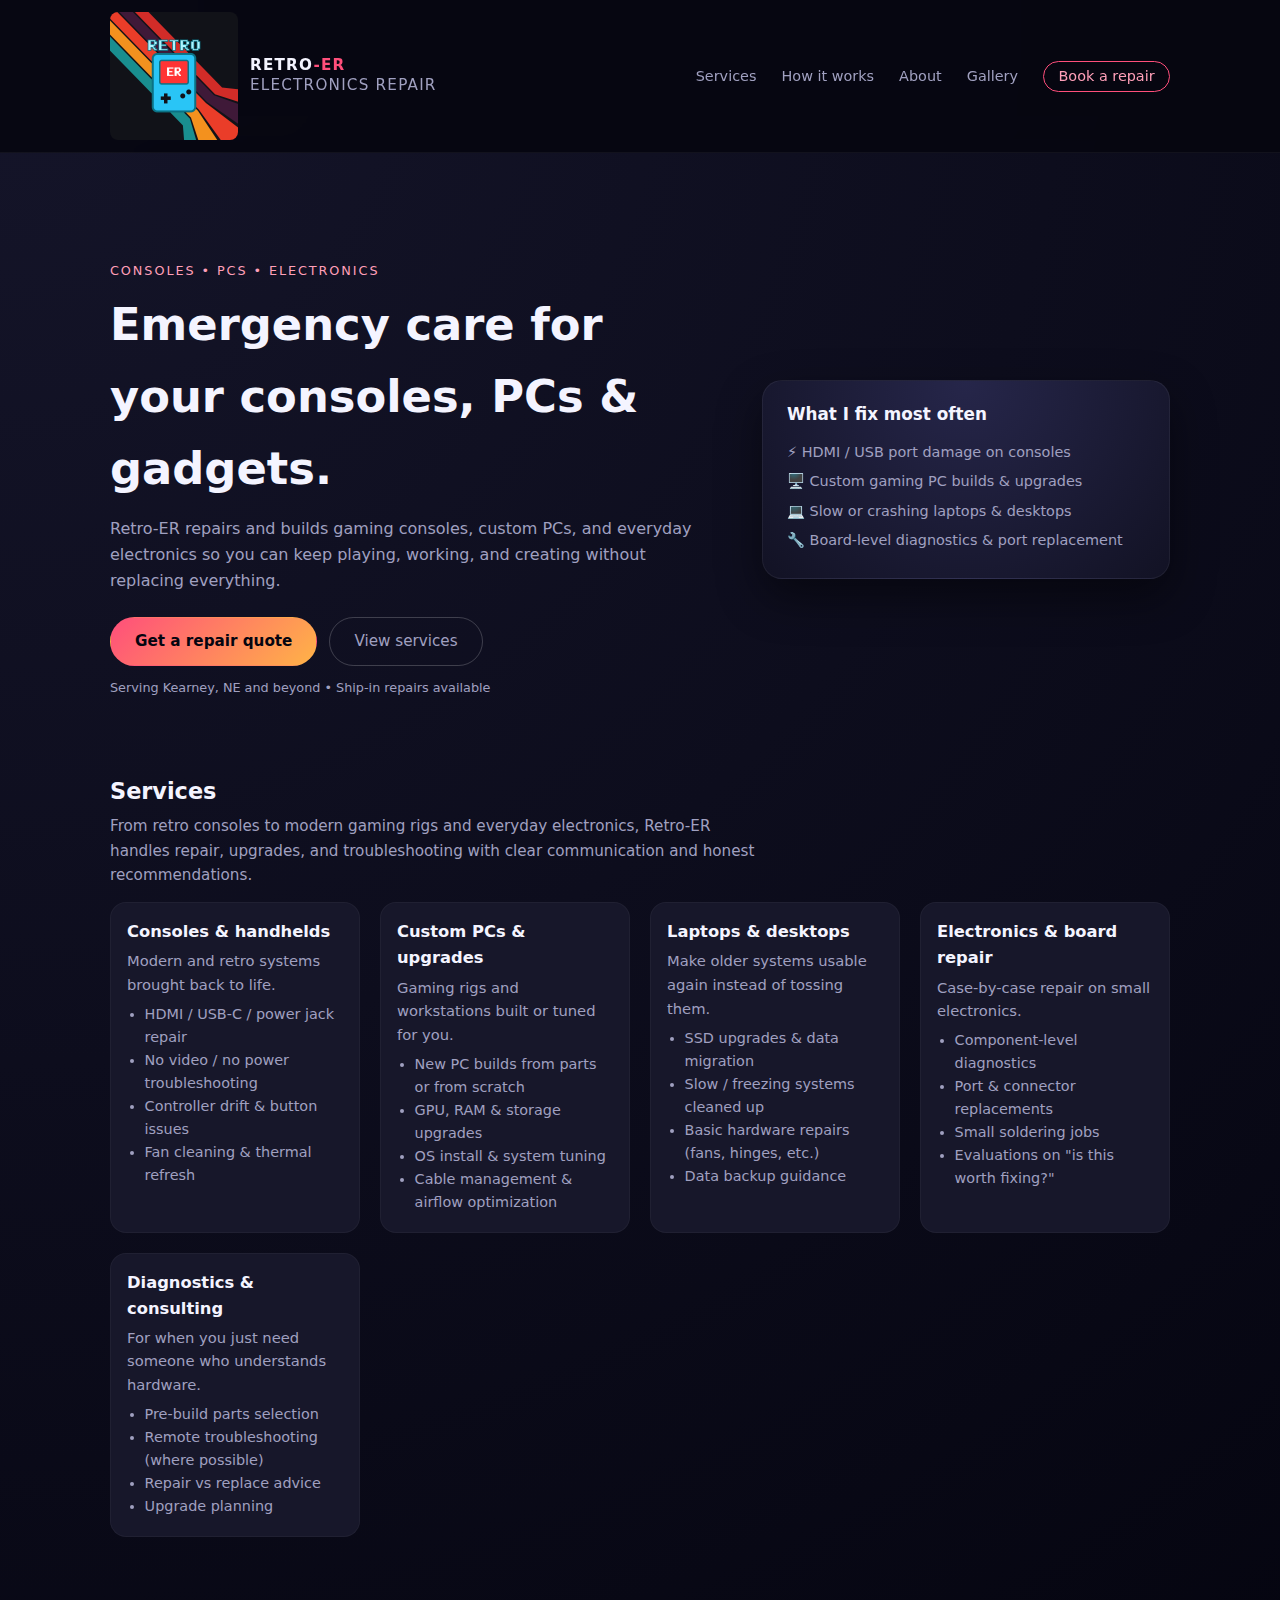
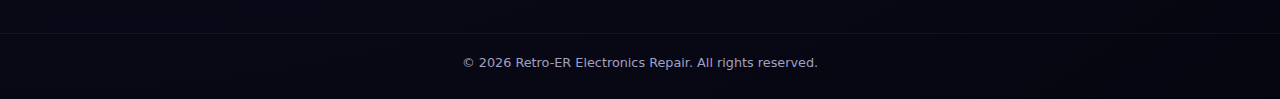
<file: index.html>
<!DOCTYPE html>
<html lang="en">
<head>
  <meta charset="UTF-8">
  <title>Retro-ER Electronics Repair | Consoles, PCs & Gadgets</title>
  <meta name="viewport" content="width=device-width, initial-scale=1">
  <meta name="description" content="Retro-ER provides console repair, custom PC builds, and general electronics troubleshooting. Emergency care for your gear.">
  <link rel="stylesheet" href="styles.css">
</head>
<body>
<header>
  <div class="nav-inner">
    <a href="index.html" class="logo">
      <img src="Icon.png" alt="Retro-ER Logo">
      <div class="logo-text">
        <div>RETRO<span>-ER</span></div>
        <div style="color:var(--muted); font-weight:400;">Electronics Repair</div>
      </div>
    </a>
    <nav class="nav-links">
      <a href="#services">Services</a>
      <a href="how-it-works.html">How it works</a>
      <a href="about.html">About</a>
      <a href="gallery.html">Gallery</a>
      <a href="contact.html" class="highlight">Book a repair</a>
    </nav>
  </div>
</header>

<main>
  <section class="hero">
    <div>
      <div class="hero-kicker">Consoles • PCs • Electronics</div>
      <h1>Emergency care for your consoles, PCs & gadgets.</h1>
      <p>
        Retro-ER repairs and builds gaming consoles, custom PCs, and everyday electronics so you can
        keep playing, working, and creating without replacing everything.
      </p>
      <div class="hero-actions">
        <a class="btn btn-primary" href="contact.html">Get a repair quote</a>
        <a class="btn btn-outline" href="#services">View services</a>
      </div>
      <div class="hero-meta">
        Serving Kearney, NE and beyond • Ship-in repairs available
      </div>
    </div>
    <aside class="hero-card">
      <h2>What I fix most often</h2>
      <ul class="hero-list">
        <li>⚡ HDMI / USB port damage on consoles</li>
        <li>🖥️ Custom gaming PC builds & upgrades</li>
        <li>💻 Slow or crashing laptops & desktops</li>
        <li>🔧 Board-level diagnostics & port replacement</li>
      </ul>
    </aside>
  </section>

  <section id="services">
    <h2>Services</h2>
    <p class="section-intro">
      From retro consoles to modern gaming rigs and everyday electronics, Retro-ER handles repair,
      upgrades, and troubleshooting with clear communication and honest recommendations.
    </p>

    <div class="grid grid-3">
      <div class="card">
        <h3>Consoles & handhelds</h3>
        <p>Modern and retro systems brought back to life.</p>
        <ul>
          <li>HDMI / USB-C / power jack repair</li>
          <li>No video / no power troubleshooting</li>
          <li>Controller drift & button issues</li>
          <li>Fan cleaning & thermal refresh</li>
        </ul>
      </div>

      <div class="card">
        <h3>Custom PCs & upgrades</h3>
        <p>Gaming rigs and workstations built or tuned for you.</p>
        <ul>
          <li>New PC builds from parts or from scratch</li>
          <li>GPU, RAM & storage upgrades</li>
          <li>OS install & system tuning</li>
          <li>Cable management & airflow optimization</li>
        </ul>
      </div>

      <div class="card">
        <h3>Laptops & desktops</h3>
        <p>Make older systems usable again instead of tossing them.</p>
        <ul>
          <li>SSD upgrades & data migration</li>
          <li>Slow / freezing systems cleaned up</li>
          <li>Basic hardware repairs (fans, hinges, etc.)</li>
          <li>Data backup guidance</li>
        </ul>
      </div>

      <div class="card">
        <h3>Electronics & board repair</h3>
        <p>Case-by-case repair on small electronics.</p>
        <ul>
          <li>Component-level diagnostics</li>
          <li>Port & connector replacements</li>
          <li>Small soldering jobs</li>
          <li>Evaluations on "is this worth fixing?"</li>
        </ul>
      </div>

      <div class="card">
        <h3>Diagnostics & consulting</h3>
        <p>For when you just need someone who understands hardware.</p>
        <ul>
          <li>Pre-build parts selection</li>
          <li>Remote troubleshooting (where possible)</li>
          <li>Repair vs replace advice</li>
          <li>Upgrade planning</li>
        </ul>
      </div>
    </div>
  </section>

</main>

<footer>
  &copy; <span id="year"></span> Retro-ER Electronics Repair. All rights reserved.
</footer>

<script>
  document.getElementById('year').textContent = new Date().getFullYear();
</script>
</body>
</html>
</file>
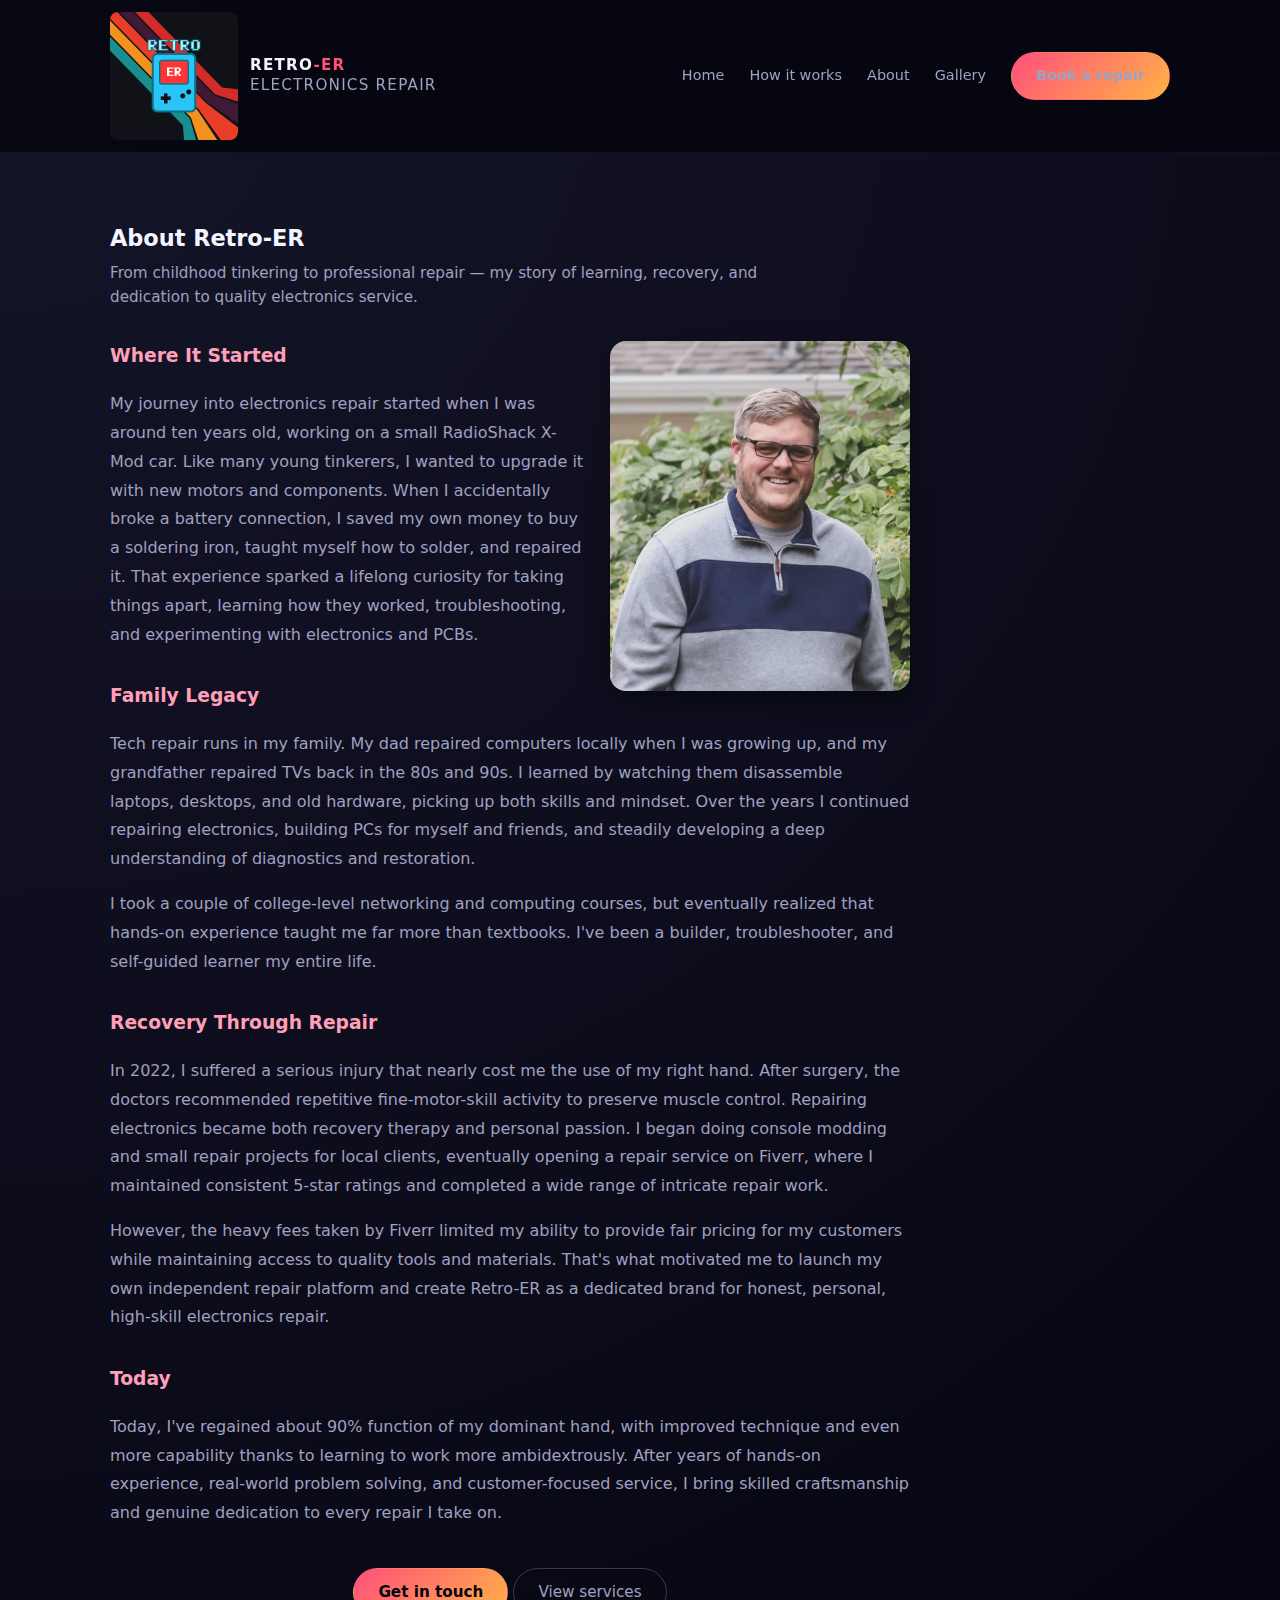
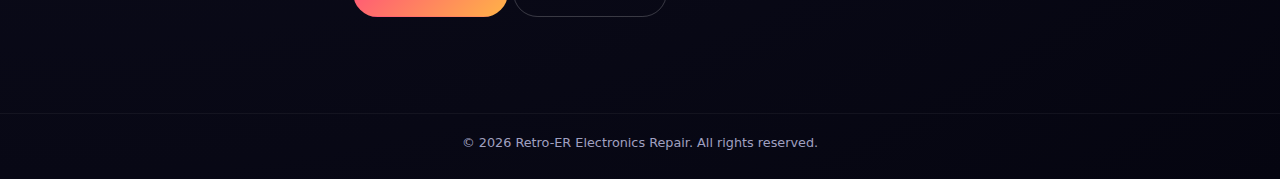
<file: about.html>
<!DOCTYPE html>
<html lang="en">
<head>
  <meta charset="UTF-8">
  <title>About | Retro-ER Electronics Repair</title>
  <meta name="viewport" content="width=device-width, initial-scale=1">
  <link rel="stylesheet" href="styles.css">
</head>
<body>
<header>
  <div class="nav-inner">
    <a href="index.html" class="logo">
      <img src="Icon.png" alt="Retro-ER Logo">
      <div class="logo-text">
        <div>RETRO<span>-ER</span></div>
        <div style="color:var(--muted); font-weight:400;">Electronics Repair</div>
      </div>
    </a>
    <div class="mobile-nav-wrapper">
      <a href="contact.html" class="btn btn-primary" style="font-size: 0.85rem; padding: 0.5rem 1rem;">Book a repair</a>
      <div class="hamburger" onclick="toggleMenu()">
        <span></span>
        <span></span>
        <span></span>
      </div>
    </div>
    <nav class="nav-links" id="navLinks">
      <a href="index.html">Home</a>
      <a href="how-it-works.html">How it works</a>
      <a href="about.html">About</a>
      <a href="gallery.html">Gallery</a>
      <a href="contact.html" class="btn btn-primary">Book a repair</a>
    </nav>
  </div>
</header>

<main>
  <section>
    <h2>About Retro-ER</h2>
    <p class="section-intro">
      From childhood tinkering to professional repair — my story of learning, recovery, and dedication to quality electronics service.
    </p>

    <div style="max-width: 800px; margin-top: 2rem;">
      <img src="Caleb.jpg" alt="Caleb - Retro-ER Owner" style="width: 300px; height: auto; border-radius: 1rem; float: right; margin: 0 0 1.5rem 1.5rem; box-shadow: 0 8px 24px rgba(0,0,0,0.4);">

      <h3 style="color: var(--accent-soft); margin-top: 2rem;">Where It Started</h3>
      <p style="color: var(--muted); line-height: 1.8;">
        My journey into electronics repair started when I was around ten years old, working on a small RadioShack X-Mod car. Like many young tinkerers, I wanted to upgrade it with new motors and components. When I accidentally broke a battery connection, I saved my own money to buy a soldering iron, taught myself how to solder, and repaired it. That experience sparked a lifelong curiosity for taking things apart, learning how they worked, troubleshooting, and experimenting with electronics and PCBs.
      </p>

      <h3 style="color: var(--accent-soft); margin-top: 2rem;">Family Legacy</h3>
      <p style="color: var(--muted); line-height: 1.8;">
        Tech repair runs in my family. My dad repaired computers locally when I was growing up, and my grandfather repaired TVs back in the 80s and 90s. I learned by watching them disassemble laptops, desktops, and old hardware, picking up both skills and mindset. Over the years I continued repairing electronics, building PCs for myself and friends, and steadily developing a deep understanding of diagnostics and restoration.
      </p>
      <p style="color: var(--muted); line-height: 1.8;">
        I took a couple of college-level networking and computing courses, but eventually realized that hands-on experience taught me far more than textbooks. I've been a builder, troubleshooter, and self-guided learner my entire life.
      </p>

      <h3 style="color: var(--accent-soft); margin-top: 2rem;">Recovery Through Repair</h3>
      <p style="color: var(--muted); line-height: 1.8;">
        In 2022, I suffered a serious injury that nearly cost me the use of my right hand. After surgery, the doctors recommended repetitive fine-motor-skill activity to preserve muscle control. Repairing electronics became both recovery therapy and personal passion. I began doing console modding and small repair projects for local clients, eventually opening a repair service on Fiverr, where I maintained consistent 5-star ratings and completed a wide range of intricate repair work.
      </p>
      <p style="color: var(--muted); line-height: 1.8;">
        However, the heavy fees taken by Fiverr limited my ability to provide fair pricing for my customers while maintaining access to quality tools and materials. That's what motivated me to launch my own independent repair platform and create Retro-ER as a dedicated brand for honest, personal, high-skill electronics repair.
      </p>

      <h3 style="color: var(--accent-soft); margin-top: 2rem;">Today</h3>
      <p style="color: var(--muted); line-height: 1.8;">
        Today, I've regained about 90% function of my dominant hand, with improved technique and even more capability thanks to learning to work more ambidextrously. After years of hands-on experience, real-world problem solving, and customer-focused service, I bring skilled craftsmanship and genuine dedication to every repair I take on.
      </p>

      <div style="margin-top: 2.5rem; text-align: center;">
        <a class="btn btn-primary" href="contact.html">Get in touch</a>
        <a class="btn btn-outline" href="index.html#services">View services</a>
      </div>
    </div>
  </section>
</main>

<footer>
  &copy; <span id="year"></span> Retro-ER Electronics Repair. All rights reserved.
</footer>

<script>
  document.getElementById('year').textContent = new Date().getFullYear();

  function toggleMenu() {
    document.getElementById('navLinks').classList.toggle('active');
  }
</script>
</body>
</html>
</file>
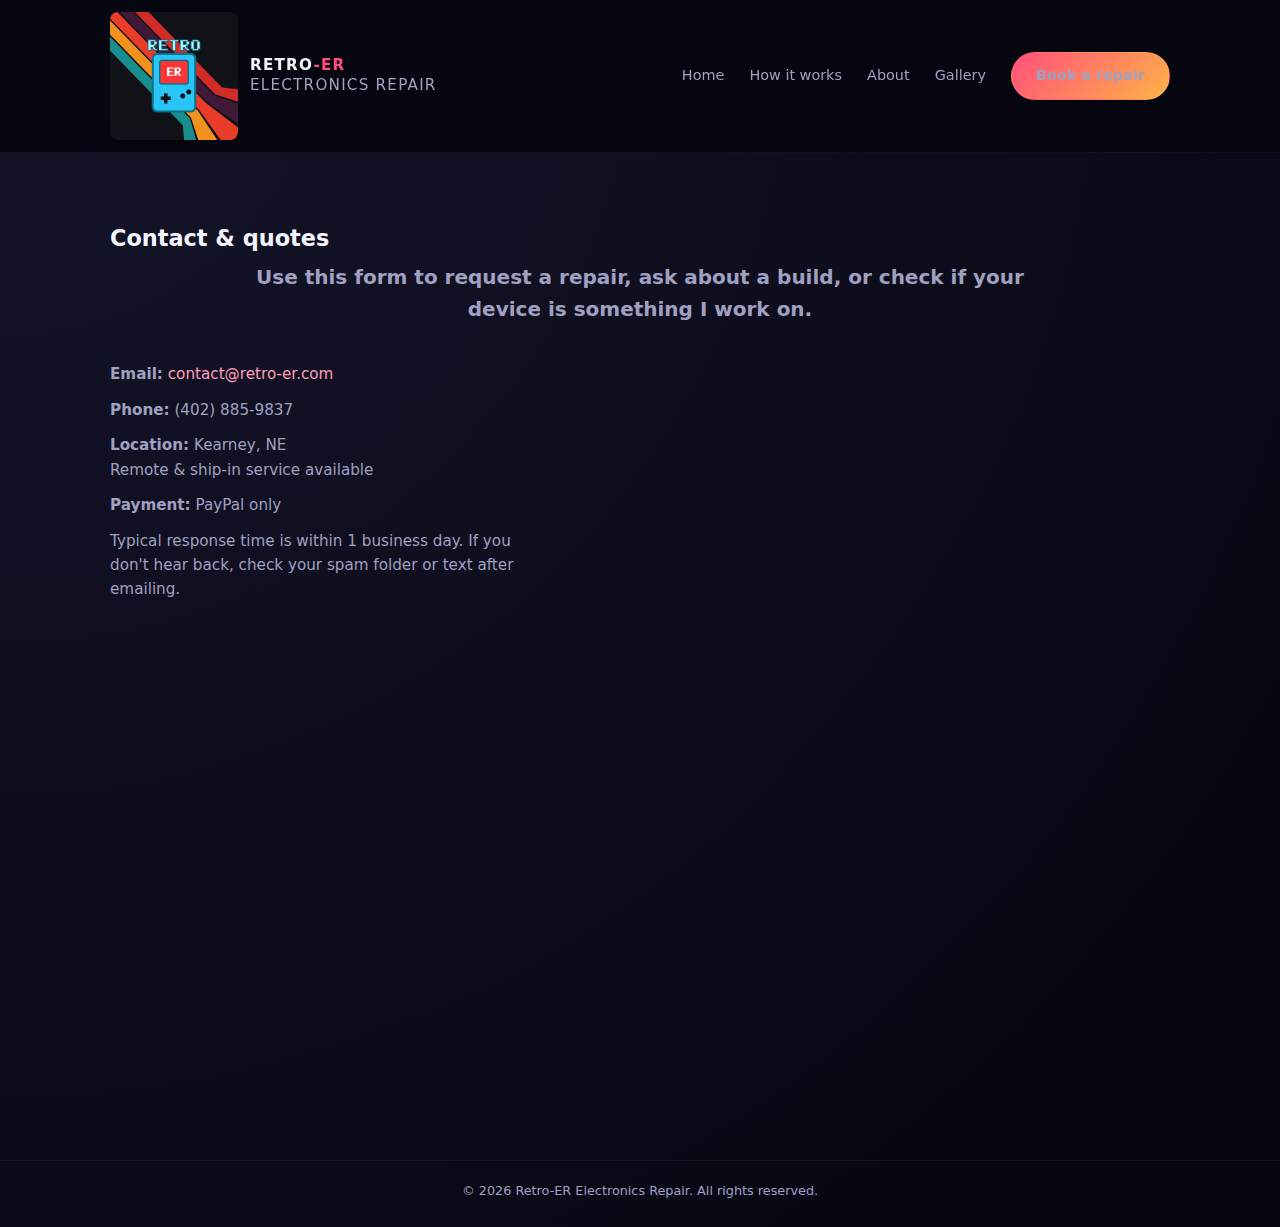
<file: contact.html>
<!DOCTYPE html>
<html lang="en">
<head>
  <meta charset="UTF-8">
  <title>Contact & Quotes | Retro-ER Electronics Repair</title>
  <meta name="viewport" content="width=device-width, initial-scale=1">
  <link rel="stylesheet" href="styles.css">
</head>
<body>
<header>
  <div class="nav-inner">
    <a href="index.html" class="logo">
      <img src="Icon.png" alt="Retro-ER Logo">
      <div class="logo-text">
        <div>RETRO<span>-ER</span></div>
        <div style="color:var(--muted); font-weight:400;">Electronics Repair</div>
      </div>
    </a>
    <div class="mobile-nav-wrapper">
      <a href="contact.html" class="btn btn-primary" style="font-size: 0.85rem; padding: 0.5rem 1rem;">Book a repair</a>
      <div class="hamburger" onclick="toggleMenu()">
        <span></span>
        <span></span>
        <span></span>
      </div>
    </div>
    <nav class="nav-links" id="navLinks">
      <a href="index.html">Home</a>
      <a href="how-it-works.html">How it works</a>
      <a href="about.html">About</a>
      <a href="gallery.html">Gallery</a>
      <a href="contact.html" class="btn btn-primary">Book a repair</a>
    </nav>
  </div>
</header>

<main>
  <section id="contact">
    <h2>Contact & quotes</h2>
    <p class="section-intro" style="text-align: center; font-size: 1.25rem; font-weight: 700; max-width: 800px; margin: 0 auto 2rem auto;">
      Use this form to request a repair, ask about a build, or check if your device is something I work on.
    </p>
    <div class="contact">
      <div class="contact-details">
        <p><strong>Email:</strong> <a href="mailto:contact@retro-er.com">contact@retro-er.com</a></p>
        <p><strong>Phone:</strong> (402) 885-9837</p>
        <p><strong>Location:</strong> Kearney, NE<br>Remote & ship-in service available</p>
        <p><strong>Payment:</strong> PayPal only</p>
        <p>
          Typical response time is within 1 business day. If you don't hear back, check your spam folder
          or text after emailing.
        </p>
      </div>
      <div class="formbricks-survey-container">
        <iframe
          src="https://app.formbricks.com/s/cmiie68eu5lcsad018bdy53tt"
          frameborder="0"
          style="width: 100%; min-height: 700px; border: none; border-radius: 0.75rem;"
          title="Contact Form">
        </iframe>
      </div>
    </div>
  </section>
</main>

<footer>
  &copy; <span id="year"></span> Retro-ER Electronics Repair. All rights reserved.
</footer>

<script>
  document.getElementById('year').textContent = new Date().getFullYear();

  function toggleMenu() {
    document.getElementById('navLinks').classList.toggle('active');
  }
</script>
</body>
</html>
</file>
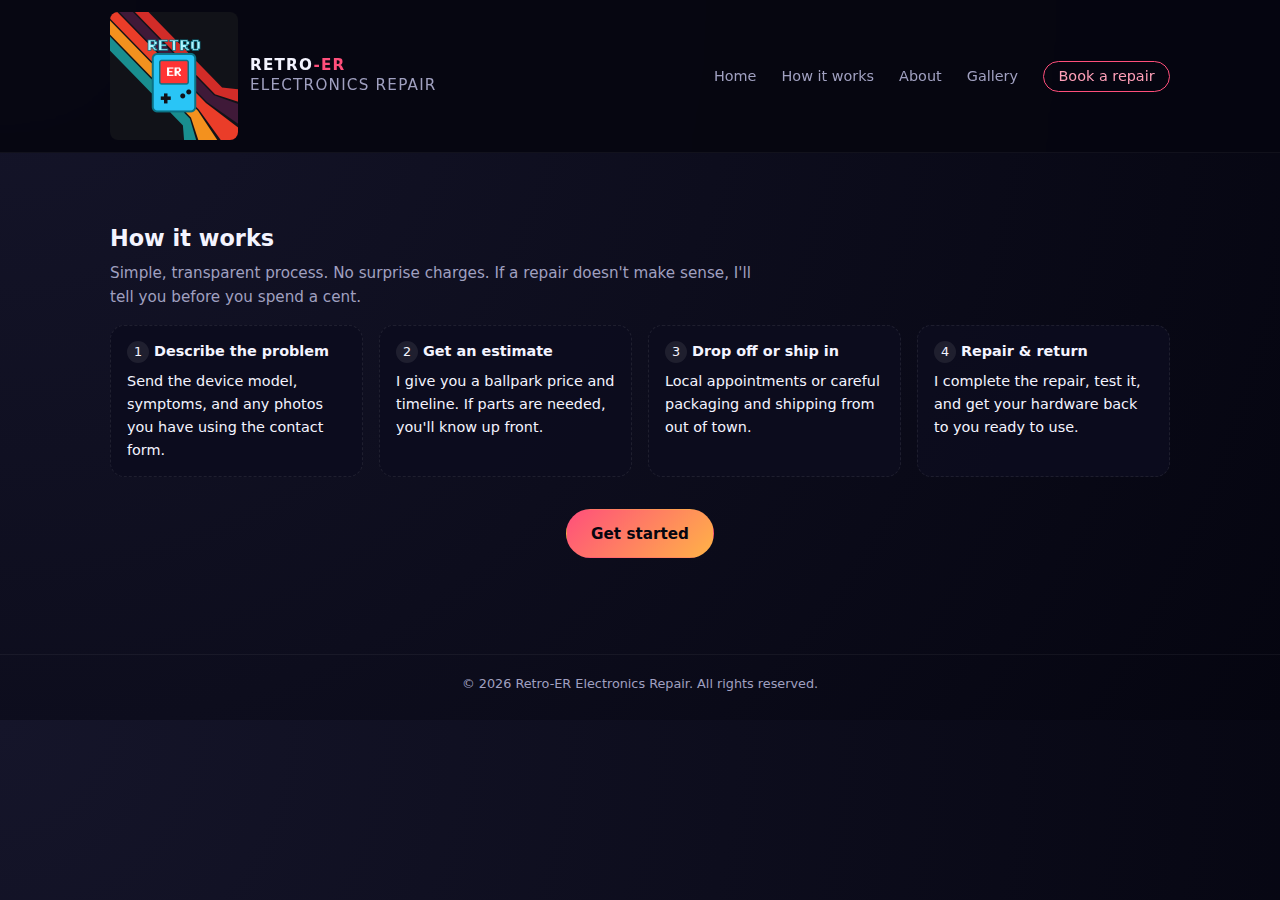
<file: how-it-works.html>
<!DOCTYPE html>
<html lang="en">
<head>
  <meta charset="UTF-8">
  <title>How It Works | Retro-ER Electronics Repair</title>
  <meta name="viewport" content="width=device-width, initial-scale=1">
  <link rel="stylesheet" href="styles.css">
</head>
<body>
<header>
  <div class="nav-inner">
    <a href="index.html" class="logo">
      <img src="Icon.png" alt="Retro-ER Logo">
      <div class="logo-text">
        <div>RETRO<span>-ER</span></div>
        <div style="color:var(--muted); font-weight:400;">Electronics Repair</div>
      </div>
    </a>
    <div class="mobile-nav-wrapper">
      <a href="contact.html" class="btn btn-primary" style="font-size: 0.85rem; padding: 0.5rem 1rem;">Book a repair</a>
      <div class="hamburger" onclick="toggleMenu()">
        <span></span>
        <span></span>
        <span></span>
      </div>
    </div>
    <nav class="nav-links" id="navLinks">
      <a href="index.html">Home</a>
      <a href="how-it-works.html">How it works</a>
      <a href="about.html">About</a>
      <a href="gallery.html">Gallery</a>
      <a href="contact.html" class="highlight">Book a repair</a>
    </nav>
  </div>
</header>

<main>
  <section id="how">
    <h2>How it works</h2>
    <p class="section-intro">
      Simple, transparent process. No surprise charges. If a repair doesn't make sense,
      I'll tell you before you spend a cent.
    </p>
    <div class="how-steps">
      <div class="step">
        <span>1</span>
        <strong>Describe the problem</strong><br>
        Send the device model, symptoms, and any photos you have using the contact form.
      </div>
      <div class="step">
        <span>2</span>
        <strong>Get an estimate</strong><br>
        I give you a ballpark price and timeline. If parts are needed, you'll know up front.
      </div>
      <div class="step">
        <span>3</span>
        <strong>Drop off or ship in</strong><br>
        Local appointments or careful packaging and shipping from out of town.
      </div>
      <div class="step">
        <span>4</span>
        <strong>Repair & return</strong><br>
        I complete the repair, test it, and get your hardware back to you ready to use.
      </div>
    </div>

    <div style="margin-top: 2rem; text-align: center;">
      <a class="btn btn-primary" href="contact.html">Get started</a>
    </div>
  </section>
</main>

<footer>
  &copy; <span id="year"></span> Retro-ER Electronics Repair. All rights reserved.
</footer>

<script>
  document.getElementById('year').textContent = new Date().getFullYear();

  function toggleMenu() {
    document.getElementById('navLinks').classList.toggle('active');
  }
</script>
</body>
</html>
</file>
<file: styles.css>
:root {
  --bg: #050510;
  --bg-alt: #11111f;
  --accent: #ff4f7b;
  --accent-soft: #ff9fb8;
  --text: #f4f4ff;
  --muted: #a0a0c0;
  --card: #17172a;
}
* { box-sizing: border-box; }
body {
  margin: 0;
  font-family: system-ui, -apple-system, BlinkMacSystemFont, "Segoe UI", sans-serif;
  background: radial-gradient(circle at top left, #15152a, #050510);
  color: var(--text);
  line-height: 1.6;
}
a { color: var(--accent-soft); text-decoration: none; }
a:hover { text-decoration: underline; }

header {
  border-bottom: 1px solid rgba(255,255,255,0.05);
  position: sticky;
  top: 0;
  z-index: 20;
  backdrop-filter: blur(16px);
  background: rgba(5,5,16,0.9);
}
.nav-inner {
  max-width: 1100px;
  margin: 0 auto;
  padding: 0.75rem 1.25rem;
  display: flex;
  align-items: center;
  justify-content: space-between;
  position: relative;
}
.logo {
  font-weight: 700;
  letter-spacing: 0.08em;
  font-size: 0.95rem;
  text-transform: uppercase;
  display: flex;
  align-items: center;
  gap: 0.75rem;
  text-decoration: none;
  color: var(--text);
}
.logo:hover {
  text-decoration: none;
}
.logo-text {
  display: flex;
  flex-direction: column;
  line-height: 1.3;
}
.logo img {
  height: 8rem;
  width: auto;
  border-radius: 0.5rem;
}
.logo span {
  color: var(--accent);
}
.nav-links a {
  margin-left: 1.25rem;
  font-size: 0.9rem;
  color: var(--muted);
}
.nav-links a.highlight {
  padding: 0.4rem 0.9rem;
  border-radius: 999px;
  border: 1px solid var(--accent);
  color: var(--accent-soft);
}
.hamburger {
  display: none;
  flex-direction: column;
  cursor: pointer;
  padding: 0.5rem;
  gap: 0.4rem;
}
.hamburger span {
  width: 1.5rem;
  height: 2px;
  background: var(--text);
  transition: all 0.3s ease;
}
.mobile-nav-wrapper {
  display: none;
  align-items: center;
  gap: 0.75rem;
  justify-content: flex-end;
  flex: 1;
}

main {
  max-width: 1100px;
  margin: 0 auto;
  padding: 1.5rem 1.25rem 3rem;
}

.hero {
  display: grid;
  grid-template-columns: minmax(0, 3fr) minmax(0, 2fr);
  gap: 2.5rem;
  padding: 2.5rem 0 2rem;
  align-items: center;
}
.hero-kicker {
  font-size: 0.8rem;
  text-transform: uppercase;
  letter-spacing: 0.15em;
  color: var(--accent-soft);
  margin-bottom: 0.5rem;
}
.hero h1 {
  font-size: clamp(2.1rem, 5vw, 2.8rem);
  margin: 0 0 0.75rem;
}
.hero p {
  color: var(--muted);
  margin: 0 0 1.5rem;
}
.hero-actions {
  display: flex;
  flex-wrap: wrap;
  gap: 0.75rem;
}
.btn {
  border-radius: 999px;
  padding: 0.7rem 1.5rem;
  font-size: 0.95rem;
  border: 1px solid transparent;
  display: inline-flex;
  align-items: center;
  justify-content: center;
  cursor: pointer;
  text-decoration: none;
}
.btn-primary {
  background: linear-gradient(135deg, var(--accent), #ffb347);
  color: #050510;
  font-weight: 600;
}
.btn-outline {
  border-color: rgba(255,255,255,0.2);
  color: var(--muted);
  background: transparent;
}
.hero-meta {
  font-size: 0.8rem;
  color: var(--muted);
  margin-top: 0.75rem;
}

.hero-card {
  background: radial-gradient(circle at top, #26264a, #121224);
  border-radius: 1.25rem;
  padding: 1.25rem 1.5rem;
  border: 1px solid rgba(255,255,255,0.06);
  box-shadow: 0 18px 45px rgba(0,0,0,0.45);
  font-size: 0.9rem;
}
.hero-card h2 {
  font-size: 1.05rem;
  margin-top: 0;
  margin-bottom: 0.4rem;
}
.hero-list {
  list-style: none;
  padding: 0;
  margin: 0.8rem 0 0;
}
.hero-list li {
  margin-bottom: 0.4rem;
  color: var(--muted);
}

section {
  margin-top: 2.75rem;
}
section h2 {
  font-size: 1.4rem;
  margin-bottom: 0.25rem;
}
section p.section-intro {
  margin-top: 0;
  color: var(--muted);
  font-size: 0.95rem;
  max-width: 650px;
}

.grid {
  display: grid;
  gap: 1.25rem;
}
.grid-3 {
  grid-template-columns: repeat(auto-fit, minmax(220px, 1fr));
}
.card {
  background: var(--card);
  border-radius: 1rem;
  padding: 1rem 1rem 1.1rem;
  border: 1px solid rgba(255,255,255,0.04);
  font-size: 0.92rem;
}
.card h3 {
  margin-top: 0;
  margin-bottom: 0.25rem;
  font-size: 1.02rem;
}
.card p {
  margin: 0.25rem 0 0.4rem;
  color: var(--muted);
}
.card ul {
  margin: 0.35rem 0 0;
  padding-left: 1.1rem;
  color: var(--muted);
  font-size: 0.9rem;
}

.how-steps {
  display: grid;
  grid-template-columns: repeat(auto-fit, minmax(190px, 1fr));
  gap: 1rem;
  font-size: 0.9rem;
}
.step {
  padding: 0.9rem 1rem;
  border-radius: 0.9rem;
  background: rgba(12,12,30,0.9);
  border: 1px dashed rgba(255,255,255,0.08);
}
.step span {
  display: inline-block;
  width: 1.4rem;
  height: 1.4rem;
  border-radius: 999px;
  text-align: center;
  line-height: 1.4rem;
  font-size: 0.8rem;
  background: rgba(255,255,255,0.08);
  margin-bottom: 0.4rem;
}

.contact {
  display: grid;
  grid-template-columns: minmax(0, 2fr) minmax(0, 3fr);
  gap: 1.75rem;
}
.contact-details {
  display: flex;
  flex-direction: column;
  align-items: flex-start;
}
.contact-details img {
  width: 120px;
  height: auto;
  border-radius: 0.75rem;
  margin-bottom: 1rem;
}
.contact-details p {
  color: var(--muted);
  font-size: 0.95rem;
  margin: 0.35rem 0;
}
.contact-form {
  background: var(--card);
  border-radius: 1rem;
  padding: 1rem 1.1rem 1.2rem;
  border: 1px solid rgba(255,255,255,0.05);
  font-size: 0.9rem;
}
.field {
  margin-bottom: 0.75rem;
}
.field label {
  display: block;
  margin-bottom: 0.25rem;
  font-size: 0.8rem;
  text-transform: uppercase;
  letter-spacing: 0.12em;
  color: var(--muted);
}
.field input,
.field textarea {
  width: 100%;
  padding: 0.55rem 0.6rem;
  border-radius: 0.6rem;
  border: 1px solid rgba(255,255,255,0.15);
  background: #101020;
  color: var(--text);
  font-size: 0.9rem;
  resize: vertical;
  min-height: 2.4rem;
}

.field input[type="file"] {
  padding: 0;
  border: none;
  background: transparent;
}

.file-upload-wrapper {
  position: relative;
  display: inline-block;
  width: 100%;
}

.file-upload-input {
  position: absolute;
  opacity: 0;
  width: 100%;
  height: 100%;
  cursor: pointer;
}

.file-upload-label {
  display: inline-flex;
  align-items: center;
  justify-content: center;
  width: 100%;
  padding: 0.55rem 0.6rem;
  border-radius: 0.6rem;
  border: 1px solid var(--accent);
  background: linear-gradient(135deg, rgba(255, 79, 123, 0.1), rgba(255, 179, 71, 0.1));
  color: var(--accent-soft);
  font-size: 0.9rem;
  cursor: pointer;
  transition: all 0.3s ease;
  text-align: center;
}

.file-upload-label:hover {
  background: linear-gradient(135deg, rgba(255, 79, 123, 0.2), rgba(255, 179, 71, 0.2));
  border-color: var(--accent-soft);
  transform: translateY(-1px);
}

.file-upload-label:active {
  transform: translateY(0);
}

footer {
  border-top: 1px solid rgba(255,255,255,0.05);
  margin-top: 3rem;
  padding: 1.2rem 1.25rem 1.6rem;
  font-size: 0.8rem;
  color: var(--muted);
  text-align: center;
}

@media (max-width: 768px) {
  .logo {
    font-size: 0.75rem;
  }
  .logo img {
    height: 4rem;
  }
  .logo-text > div:last-child {
    max-width: 5rem;
    line-height: 1.1;
    font-size: 0.7rem;
  }
  .nav-links {
    display: none !important;
    position: absolute;
    top: 100%;
    left: 0;
    right: 0;
    background: rgba(5,5,16,0.98);
    flex-direction: column;
    padding: 1rem;
    border-bottom: 1px solid rgba(255,255,255,0.1);
  }
  .nav-links.active {
    display: flex !important;
  }
  .nav-links a {
    margin: 0.5rem 0;
    padding: 0.75rem;
    text-align: center;
  }
  .nav-links a.highlight {
    display: none;
  }
  .mobile-nav-wrapper {
    display: flex !important;
  }
  .hamburger {
    display: flex !important;
  }
  .grid-3 {
    grid-template-columns: minmax(0, 1fr);
  }
  .hero {
    grid-template-columns: minmax(0, 1fr);
  }
  .hero-card {
    order: -1;
  }
  .contact {
    grid-template-columns: minmax(0, 1fr);
  }
  section img[src="Caleb.jpg"] {
    float: none !important;
    margin: 0 auto 1.5rem !important;
    display: block;
  }
}
</file>
